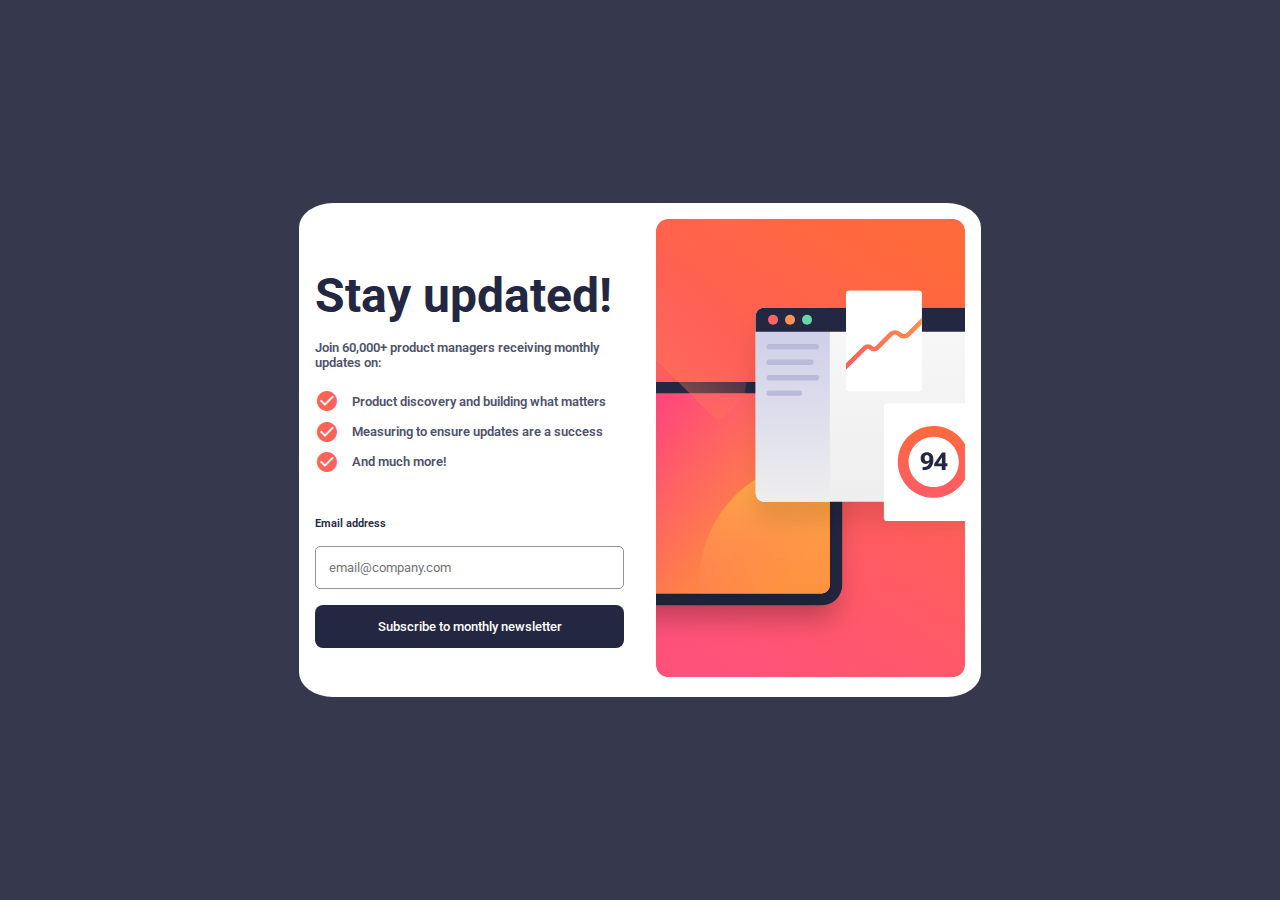
<file: index.html>
<!DOCTYPE html>
<html lang="en">
  <head>
    <meta charset="UTF-8" />
    <meta name="viewport" content="width=device-width, initial-scale=1.0" />
    <title>Newsletter Page</title>
    <link href="./index.css" rel="stylesheet" />
    <link rel="preconnect" href="https://fonts.googleapis.com" />
    <link rel="preconnect" href="https://fonts.gstatic.com" crossorigin />
    <link
      href="https://fonts.googleapis.com/css2?family=Roboto:ital,wght@0,100;0,300;0,400;0,500;0,700;0,900;1,100;1,300;1,400;1,500;1,700;1,900&display=swap"
      rel="stylesheet"
    />
    <link
      href="https://fonts.googleapis.com/icon?family=Material+Icons"
      rel="stylesheet"
    />
    <link
      rel="stylesheet"
      href="https://fonts.googleapis.com/css2?family=Material+Symbols+Outlined:opsz,wght,FILL,GRAD@24,400,0,0"
    />
  </head>
  <body>
    <main class="container page-wrapper index-page">
      <div class="mobile-image">
        <img
          src="./images/illustration-sign-up-mobile.svg"
          alt="mobile-image"
        />
      </div>
      <div class="left-section">
        <h1>Stay updated!</h1>
        <p class="details">
          Join 60,000+ product managers receiving monthly updates on:
        </p>
        <ul>
          <li>
            <div class="check-list">
              <i class="material-icons">check_circle</i>
              <p class="details">Product discovery and building what matters</p>
            </div>
          </li>
          <li>
            <div class="check-list">
              <i class="material-icons">check_circle</i>
              <p class="details">Measuring to ensure updates are a success</p>
            </div>
          </li>
          <li>
            <div class="check-list">
              <i class="material-icons">check_circle</i>
              <p class="details">And much more!</p>
            </div>
          </li>
        </ul>
        <div class="email-top">
          <p class="email-address">Email address</p>
          <p id="email-error">Valid email required</p>
        </div>
        <input type="email" id="email" placeholder="email@company.com" />
        <button id="email-button" type="submit">
          Subscribe to monthly newsletter
        </button>
      </div>
      <div class="right-section">
        <img
          src="./images/illustration-sign-up-desktop.svg"
          alt="newsletter-image"
        />
      </div>
    </main>
    <script src="./index.js"></script>
  </body>
</html>
</file>
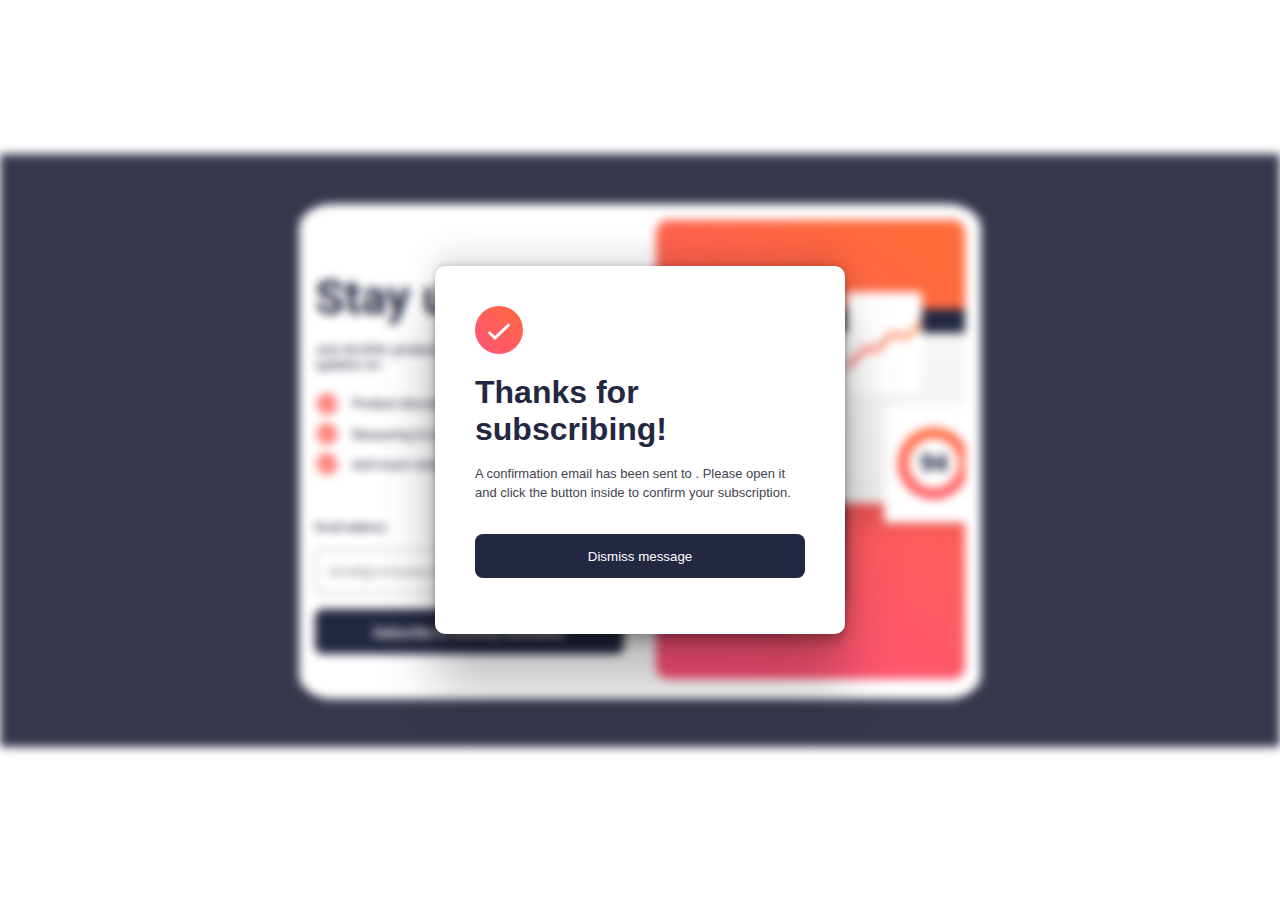
<file: signup.html>
<!DOCTYPE html>
<html lang="en">
  <head>
    <meta charset="UTF-8" />
    <meta name="viewport" content="width=device-width, initial-scale=1.0" />
    <title>Sign Up Page</title>
    <link href="./signup.css" rel="stylesheet" />
  </head>

  <body>
    <div class="container page-wrapper signup-page">
      <div class="success">
        <img src="./images/icon-success.svg" alt="success" />
        <h1>Thanks for subscribing!</h1>
        <p>
          A confirmation email has been sent to
          <strong id="userEmail"></strong>. Please open it and click the button
          inside to confirm your subscription.
        </p>
      </div>
      <button type="submit" id="dismiss">Dismiss message</button>
    </div>
    <script src="./signup.js"></script>
  </body>
</html>
</file>
<file: index.css>
* {
  margin: 0;
  padding: 0;
  font-family: "Roboto", sans-serif;
}

html,
body {
  height: 100vh;
  background-color: hsl(235, 18%, 26%);
}

body {
  display: flex;
  align-items: center;
  justify-content: center;
}

.container {
  background-color: white;
  display: flex;
  flex-direction: row;
  padding: 1rem;
  gap: 2rem;
  margin: auto;
  width: 650px;
  border-radius: 5%;
  height: fit-content;
}

.mobile-image {
  display: none;
}

.left-section {
  width: 50%;
  background-color: white;
  display: flex;
  flex-direction: column;
  gap: 1rem;
}

.left-section h1 {
  color: hsl(234, 29%, 20%);
  font-size: 3rem;
  padding-top: 3rem;
}

ul {
  list-style-type: none;
}

.check-list {
  display: flex;
  flex-direction: row;
  align-items: center;
  gap: 0.8rem;
  padding: 0.2rem 0;
}

.material-icons {
  color: hsl(4, 100%, 67%);
  font-weight: 500;
}

.details {
  color: hsl(236, 15%, 37%);
  font-size: 0.8rem;
  font-weight: 600;
  display: inline;
}

.email-top {
  display: flex;
  justify-content: space-between;
  align-items: baseline;
  font-size: 0.7rem;
  color: hsl(234, 29%, 20%);
  font-weight: 600;
  margin-top: 1.5rem;
}

#email-error {
  display: none;
  color: hsl(4, 100%, 67%);
  font-weight: 800;
}

.right-section {
  width: 50%;
}

.right-section img {
  width: 100%;
  height: auto;
  border-radius: 10px;
}

input {
  padding: 0.8rem;
  border: 1px solid hsl(231, 7%, 60%);
  border-radius: 5px;
}

input:active {
  cursor: default;
}

button {
  color: white;
  padding: 0.9rem;
  background-color: hsl(234, 29%, 20%);
  border-radius: 8px;
  border: none;
  font-weight: 500;
}

button:hover {
  cursor: pointer;
  background: linear-gradient(to right, rgb(247, 67, 157), hsl(4, 98%, 60%));
}

.page-wrapper {
  animation: zoomIn 1s ease-out;
}

@keyframes zoomIn {
  from {
    transform: scale(0.7);
  }
  to {
    transform: scale(1);
  }
}

@media only screen and (min-width: 376px) and (max-width: 700px) {
  body {
    display: flex;
    flex-direction: column;
    justify-content: initial;
    align-items: center;
    background-color: hsl(235, 18%, 26%);
  }

  .container {
    flex-direction: column;
    margin-inline: 5rem;
    padding: 1rem;
    width: 80%;
  }

  .mobile-image {
    width: auto;
    margin: 0;
    padding: 0;
    display: block;
  }

  .mobile-image img {
    width: 100%;
    display: inline-block;
    border-radius: 5%;
  }

  .left-section {
    width: auto;
    height: auto;
    margin-inline: 1rem;
    padding: 0 1rem;
    margin: 0 1rem 1rem 1rem;
  }

  .left-section h1 {
    padding-top: 1rem;
  }

  .right-section {
    display: none;
  }

  .right-section img {
    display: none;
  }
}

@media only screen and (max-width: 375px) {
  body {
    /* display: flex; */
    flex-direction: column;
    background-color: white;
    justify-content: initial;
  }

  .container {
    flex-direction: column;
    margin: 0;
    padding: 0;
    width: 100%;
    height: fit-content;
    border-radius: 0;
  }

  .mobile-image {
    width: auto;
    margin: 0;
    padding: 0;
    display: block;
  }

  .mobile-image img {
    width: 100%;
    display: inline-block;
    border-bottom-left-radius: 5%;
    border-bottom-right-radius: 5%;
  }

  .left-section {
    width: auto;
    height: auto;
    margin-inline: 1rem;
    padding: 0 1rem;
    margin: 0 1rem 1rem 1rem;
  }

  .left-section h1 {
    padding-top: 1rem;
  }

  .right-section {
    display: none;
  }

  .right-section img {
    display: none;
  }
}
</file>
<file: signup.css>
* {
  margin: 0;
  padding: 0;
  font-family: "Roboto", sans-serif;
}

html,
body {
  height: 100vh;
  /* background-color: hsl(235, 18%, 26%); */
  overflow: hidden;
}

body {
  display: flex;
  align-items: center;
  justify-content: center;
}

body::before {
  content: "";
  position: absolute;
  top: 0;
  left: 0;
  width: 100%;
  height: 100%;
  background-image: url("./images/Bg-blur.png");
  filter: blur(8px);
  -webkit-filter: blur(5px);
  background-repeat: no-repeat;
  background-position: center;
  z-index: -1;
}

.container {
  background-color: white;
  display: flex;
  flex-direction: column;
  padding: 2.5rem;
  gap: 1rem;
  width: 330px;
  border-radius: 10px;
  height: fit-content;
  margin-inline: 3rem;
  position: relative;
  z-index: 2;
  box-shadow: rgba(0, 0, 0, 0.25) 0px 54px 55px,
    rgba(0, 0, 0, 0.12) 0px -12px 30px, rgba(0, 0, 0, 0.12) 0px 4px 6px,
    rgba(0, 0, 0, 0.17) 0px 12px 13px, rgba(0, 0, 0, 0.09) 0px -3px 5px;
}

img {
  width: 3rem;
}

h1 {
  color: hsl(234, 29%, 20%);
  margin-top: 1rem;
}

p {
  font-size: small;
  color: hsl(236, 9%, 29%);
  font-weight: 400;
  margin-top: 1rem;
  line-height: 1.2rem;
}

strong {
  font-weight: 800;
}

button {
  color: white;
  padding: 0.9rem;
  background-color: hsl(234, 29%, 20%);
  border-radius: 8px;
  border: none;
  font-weight: 500;
  margin: 1rem 0;
}

button:hover {
  cursor: pointer;
  background: linear-gradient(to right, rgb(247, 67, 157), hsl(4, 98%, 60%));
}

@media only screen and (max-width: 375px) {
  body {
    display: flex;
    background-color: white;
    justify-content: initial;
  }

  .container {
    margin: 0;
    padding: 0;
    width: 100%;
    height: 100vh;
    border-radius: 0;
    margin-inline: 2rem;
  }

  .success {
    flex: 1;
    margin-top: 8rem;
  }

  img {
    margin-bottom: 1rem;
  }

  h1 {
    margin-bottom: 1rem;
  }

  p {
    line-height: 1.2rem;
  }
}

.page-wrapper {
  animation: zoomIn 1s ease-out;
}

@keyframes zoomIn {
  from {
    transform: scale(0.2);
  }
  to {
    transform: scale(1);
  }
}
</file>
